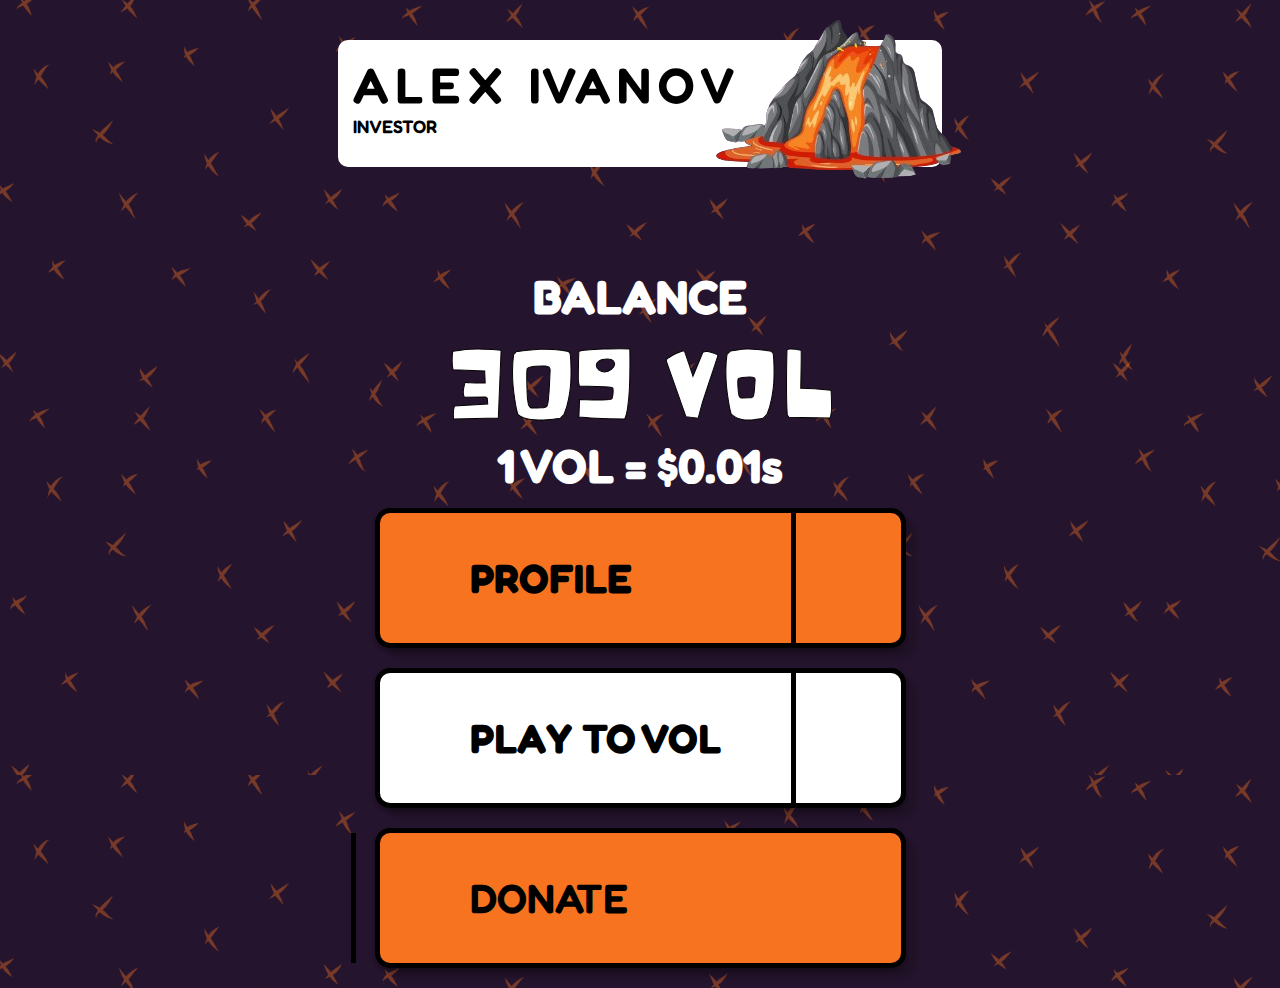
<file: site/index.html>
<!DOCTYPE html>
<html lang="en">
  <head>
    <meta charset="UTF-8" />
    <meta name="viewport" content="width=device-width, initial-scale=1.0" />
    <title>Document</title>
    <link rel="stylesheet" href="style.css" />
  </head>
  <body>
    <div class="container">
      <div class="cutaway">
        <div class="cutaway-left">
          <h1 class="author">ALEX IVANOV</h1>
          <span class="investor">INVESTOR</span>
        </div>
        <div class="cutaway-right">
          <img class="volcano" src="images/volcano.png" alt="" />
        </div>
      </div>

      <div class="wrapper-balance">
        <b class="balance">BALANCE</b> <br />
        <span class="check">309 VOL</span>
        <span class="finance">1 VOL = $0.01s</span>
      </div>

      <div class="buttons">
        <div class="profile-wrapper">
          <a href="pages/profile.html" class="profile-btn">
            <span class="profile-text">PROFILE</span>
            <span class="line"></span>
          </a>
        </div>

        <div class="profile-wrapper">
          <a href="#" class="play-btn profile-btn">
            <span class="play-text profile-text">PLAY TO VOL</span>
            <span class="line"></span>
          </a>
        </div>

        <div class="profile-wrapper">
          <a href="#" class="profile-btn">
            <span class="">DONATE</span>
            <span class="line line-reverse"></span>
          </a>
        </div>
      </div>
    </div>
  </body>
</html>
</file>
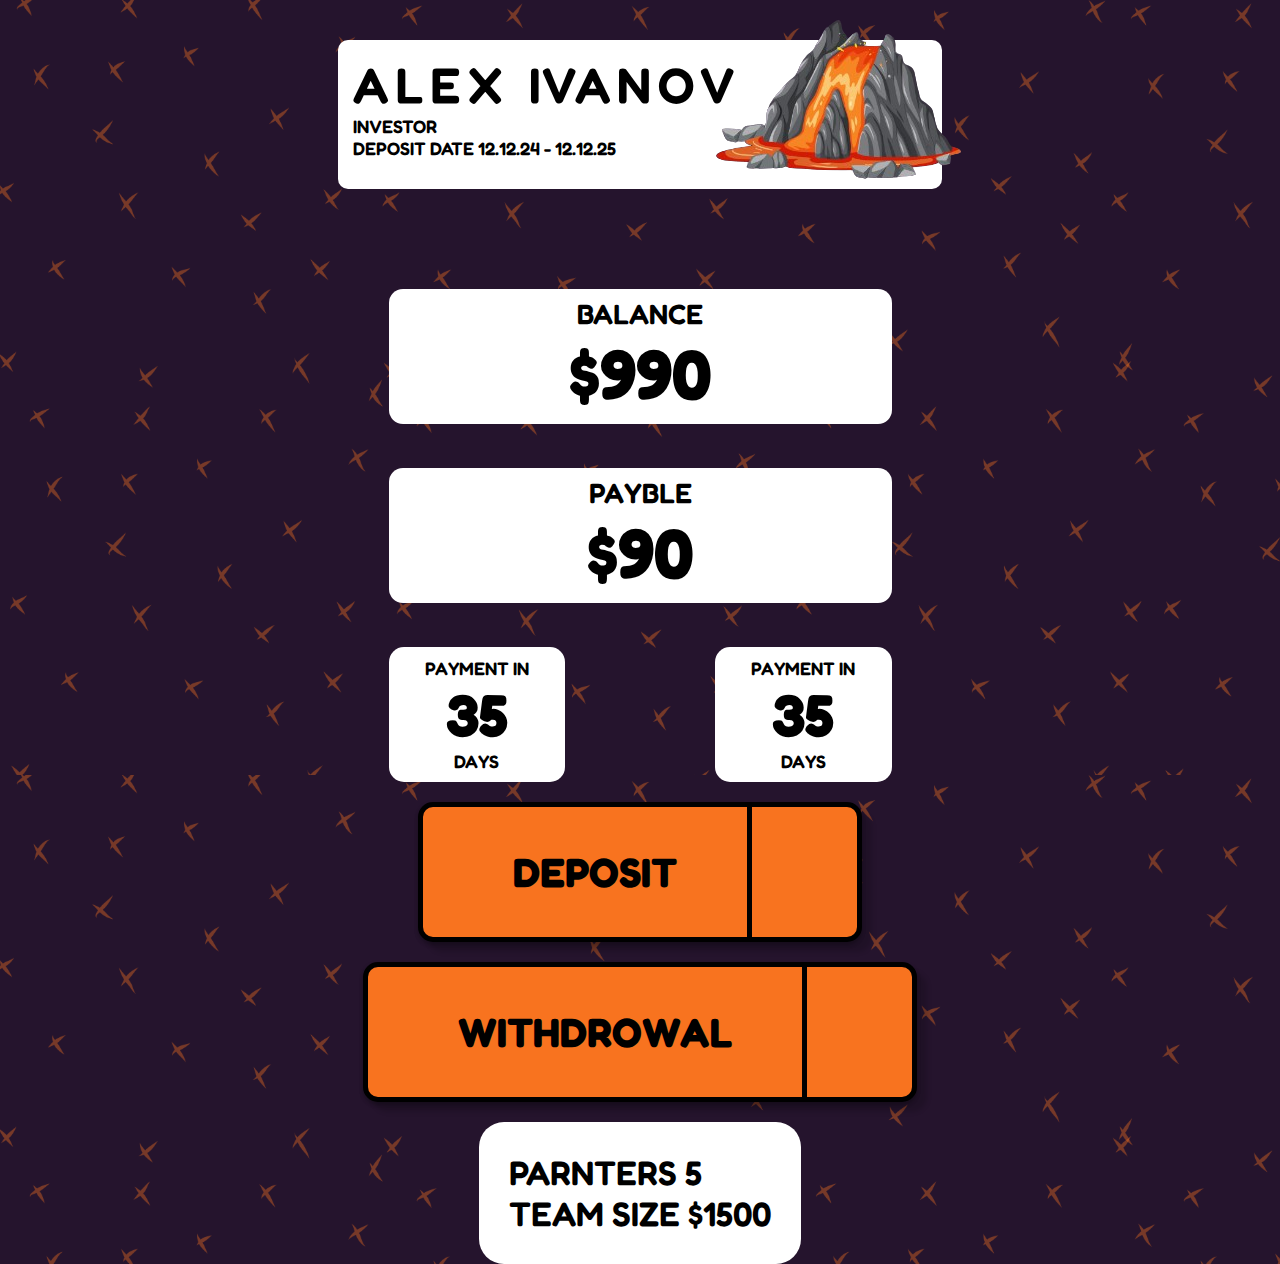
<file: site/pages/profile.html>
<!DOCTYPE html>
<html lang="en">
  <head>
    <meta charset="UTF-8" />
    <meta name="viewport" content="width=device-width, initial-scale=1.0" />
    <title>Profile</title>
    <link rel="stylesheet" href="../style.css" />
    <link rel="stylesheet" href="profile.css" />
  </head>
  <body>
    <div class="container">
      <div class="cutaway">
        <div class="cutaway-left">
          <h1 class="author">ALEX IVANOV</h1>
          <span class="investor">INVESTOR</span>
          <span class="investor"
            >DEPOSIT DATE <data>12.12.24</data> - <data>12.12.25</data></span
          >
        </div>
        <div class="cutaway-right">
          <img class="volcano" src="../images/volcano.png" alt="" />
        </div>
      </div>
      <div class="cards">
        <div class="card-balance">
          <div class="card-title">BALANCE</div>
          <div class="card-score">$990</div>
        </div>

        <div class="card-balance card-payble">
          <div class="card-title">PAYBLE</div>
          <div class="card-score">$90</div>
        </div>

        <div class="cards-down">
          <div class="card-left">
            <span class="top-card">PAYMENT IN</span>
            <span class="medium-card">35</span>
            <span class="bottom-card top-card">DAYS</span>
          </div>

          <div class="card-right">
            <span class="top-card">PAYMENT IN</span>
            <span class="medium-card">35</span>
            <span class="bottom-card top-card">DAYS</span>
          </div>
        </div>
      </div>
      <div class="profile-wrapper">
        <a href="#" class="profile-btn">
          <span class="profile-text">DEPOSIT</span>
          <span class="line"></span>
        </a>
      </div>

      <div class="profile-wrapper">
        <a href="#" class="profile-btn">
          <span class="profile-text">WITHDROWAL</span>
          <span class="line"></span>
        </a>
      </div>

      <div class="ref">
        <a href="#">
          <span>PARNTERS 5 </span>
          <span>TEAM SIZE $1500 </span>
        </a>
      </div>
    </div>
  </body>
</html>
</file>
<file: site/style.css>
@import url('https://fonts.googleapis.com/css2?family=Fredoka:wght@300..700&display=swap');

@font-face {
  font-family: 'Noot';
  src: url('fonts/Noot.woff2') format('woff2');
  font-display: swap;
}

*,
*::after,
*::before {
  margin: 0;
  padding: 0;
  box-sizing: border-box;
}

body {
  margin-top: 40px;
  font-family: "Fredoka", sans-serif;
  background-image: url("images/backgroundimg.png");
  display: flex;
  justify-content: center;
  align-items: center;
  min-height: 100vh;
}

.container {
  display: flex;
  justify-content: center;
  align-items: center;
  flex-direction: column;
}

.cutaway {
  background-color: rgb(255, 255, 255);
  display: flex;
  padding: 14px 200px 30px 15px;
  position: relative;
  border-radius: 10px;
  margin-bottom: 100px;
}

/* .cutaway::after {
  content: "";
  position: absolute;
  background-image: url("images/volcano.png");
  width: 376px;
  height: 244px;
  top: 0;
  right: 0;
} */

span {
  display: block;
}

a {
  text-decoration: none;
  color: #000000;
}

.author {
  font-size: 50px;
  font-weight: 600;
  letter-spacing: 7px;
}

.investor {
  font-size: 18px;
  font-weight: 600;
}

.volcano {
  position: absolute;
  top: -56px;
  right: -56px;
  z-index: 1;
}

.wrapper-balance {
  color: rgb(255, 255, 255);
  text-align: center;
  margin-bottom: 14px;
}

.balance {
  font-size: 48px;
  font-family: "Fredoka", sans-serif;
}

.finance {
  font-size: 48px;
  font-weight: 700;
  margin-top: -30px;
}

.check {
  font-size: 92px;
  font-family: "Noot";
  /* text-shadow: -3px -3px black; */
  font-weight: 500;
  -webkit-text-stroke: 1px black;
}

.buttons button {
  outline: none;
  border: none;
}

/* .profile-btn {
  background-color: #F8731F;
  position: relative;
  padding: 20px;
  box-shadow: -6px 6px 0 brown;
  transition: box-shadow 0.15s linear 0s;
}

.profile-btn:hover {
  top: 4px;
  left: -4px;
  box-shadow: -3px 4px 0 brown;

} */

.profile-btn {
  display: flex;
  align-items: center;
  padding: 40px 180px 40px 90px;
  position: relative;
  justify-content: space-between;
  background-color: #F8731F;
  border: 5px solid black;
  font-size: 41px;
  font-weight: 600;
  border-radius: 15px;
  box-shadow: 0 2px 4px rgba(0, 0, 0, 0.2), 10px 10px 5px rgba(0, 0, 0, 0.15), 0 4px 4px rgba(0, 0, 0, 0.1);
  transition: transform 0.3s ease, box-shadow 0.3s ease;
}

.profile-btn:hover {
  transform: translateX(-5px) translateY(4px);
  box-shadow: 0 2px 4px rgba(0, 0, 0, 0.3), 10px 10px 5px rgba(0, 0, 0, 0.25), 0 4px 4px rgba(255, 255, 255, 0.2);
}

.profile-btn:active {
  transform: translateX(-5px) translateY(8px);
  box-shadow: 0 1px 2px rgba(0, 0, 0, 0.1);
}

.profile-text {
  color: black;
  font-weight: 700;
  font-size: 41px;
}

.line {
  width: 5px;
  height: 130px;
  background-color: #000000;
  position: absolute;
  right: 105px;
  bottom: 0;
}

.play-btn {
  background-color: rgb(255, 255, 255);

}

/* .donate-text {
  padding-left: 400px;
} */

.line-reverse {
  right: 545px;
}

.profile-wrapper {
  margin-bottom: 20px;
}
</file>
<file: site/pages/profile.css>
body {
  font-family: "Fredoka", sans-serif;
  background-image: url("../images/backgroundimg.png");
  display: flex;
  justify-content: center;
  align-items: center;
  min-height: 100vh;
}


.container {
  display: flex;
  justify-content: center;
  align-items: center;
  flex-direction: column;
}

span {
  display: block;
}

a {
  text-decoration: none;
}


.card-balance {
  text-align: center;
  background-color: rgb(255, 255, 255);
  padding: 8px 180px;
  border-radius: 14px;
  margin-bottom: 44px;
}

.card-title {
  font-size: 28px;
  font-weight: 600;
}

.card-score {
  font-size: 70px;
  font-weight: 700;

}

.cards-down {
  display: flex;
  justify-content: space-between;

}


.card-left,
.card-right {
  padding: 10px;
  border-radius: 15px;
}

.cards {
  margin-bottom: 20px;
}


.card-left {
  text-align: center;
  width: 35%;
  background-color: rgb(255, 255, 255);
}

.card-right {
  text-align: center;
  width: 35%;
  background-color: rgb(255, 255, 255);
}

.top-card {
  font-size: 18px;
  font-weight: 600;
}

.medium-card {
  font-size: 59px;
  font-weight: 700;
}

/* .line-reverse{
  right: 435px;
} */



.ref {
  font-size: 34px;
  font-weight: 600;
  background-color: rgb(255, 255, 255);
  padding: 30px;
  border-radius: 25px;
}
</file>
